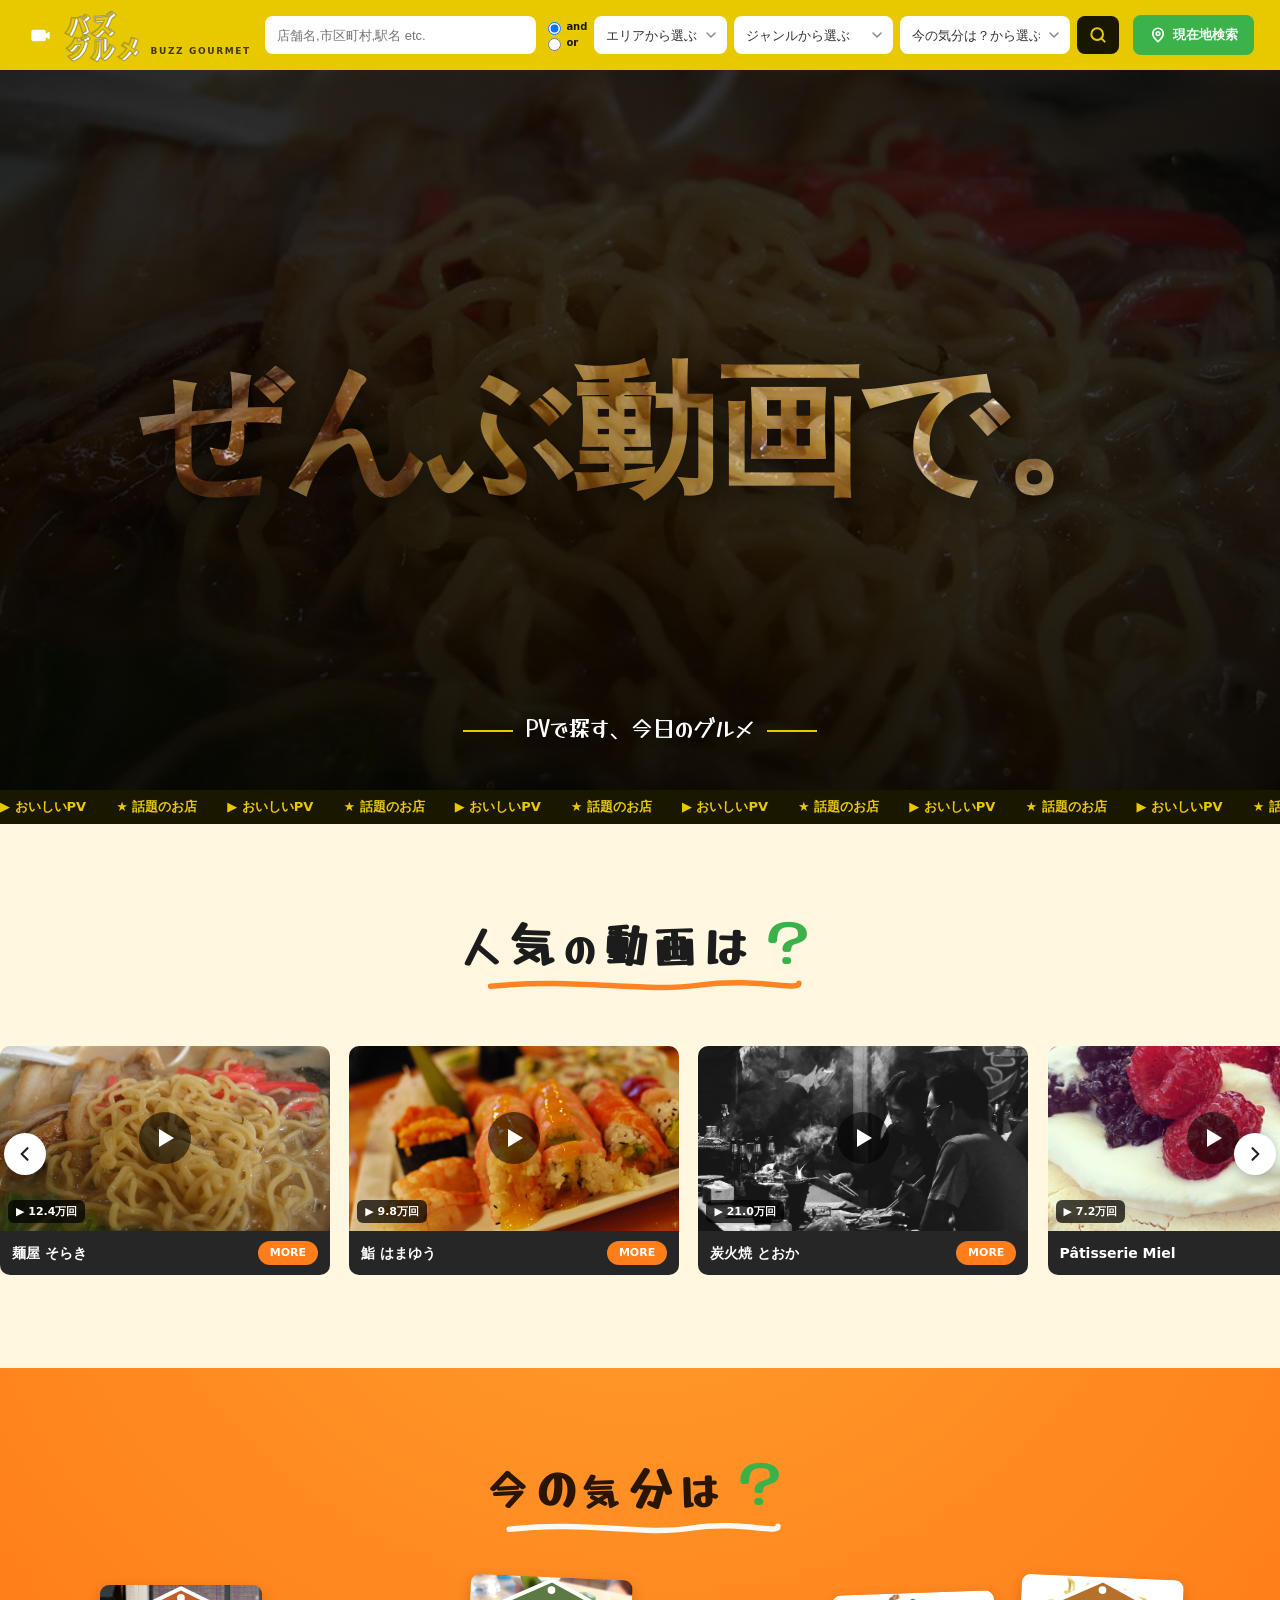
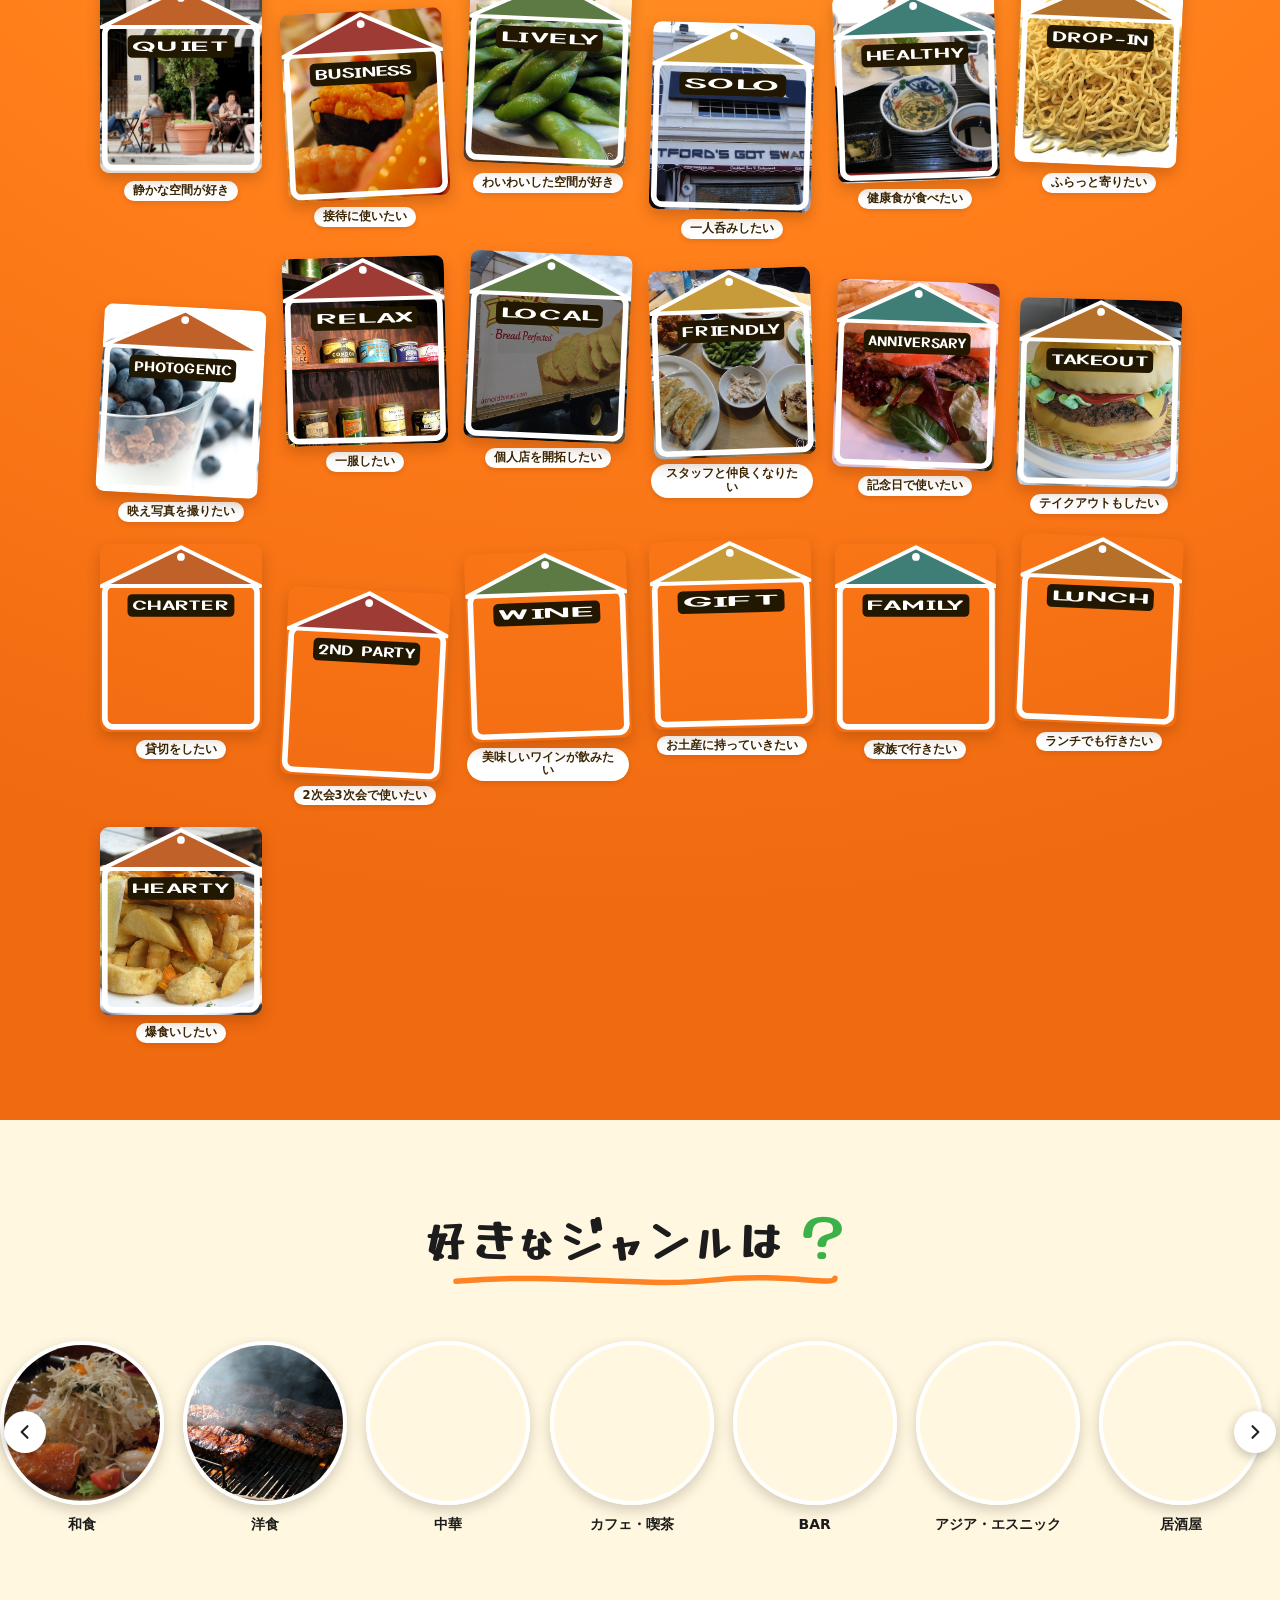
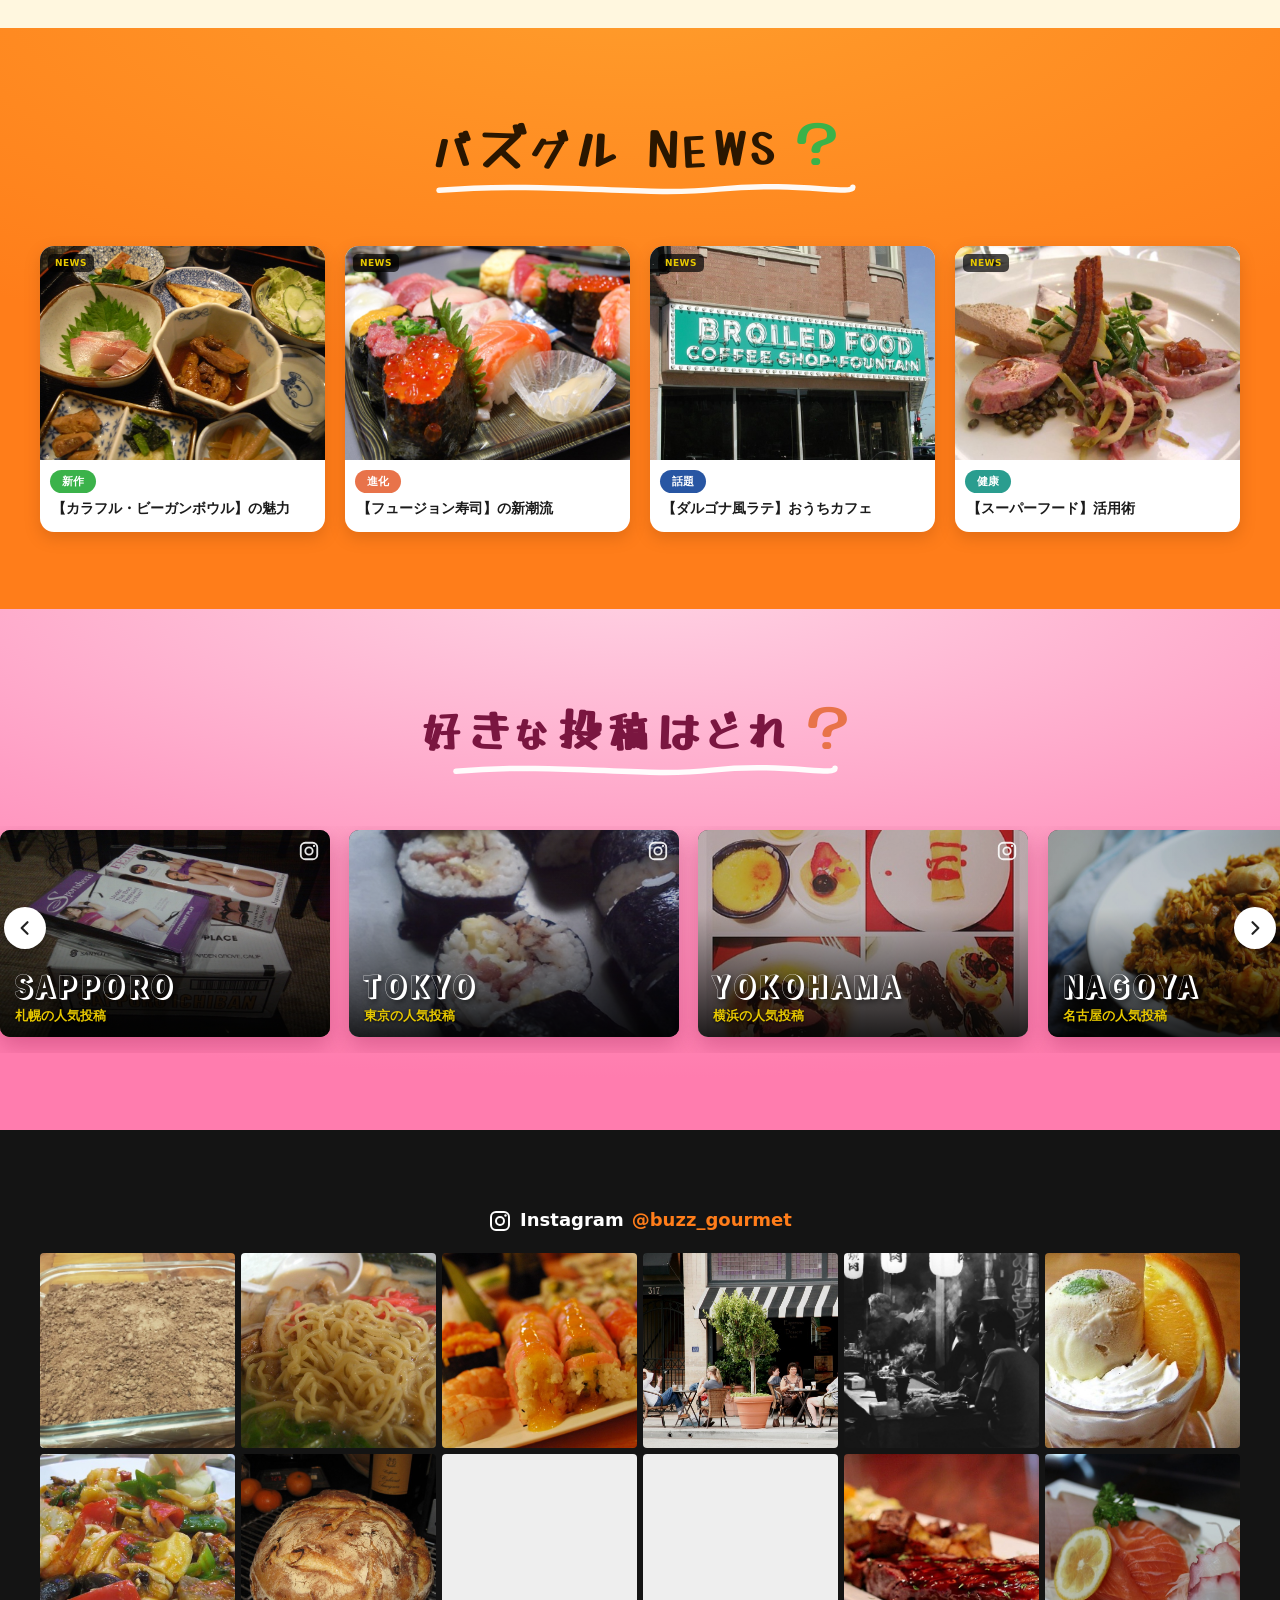
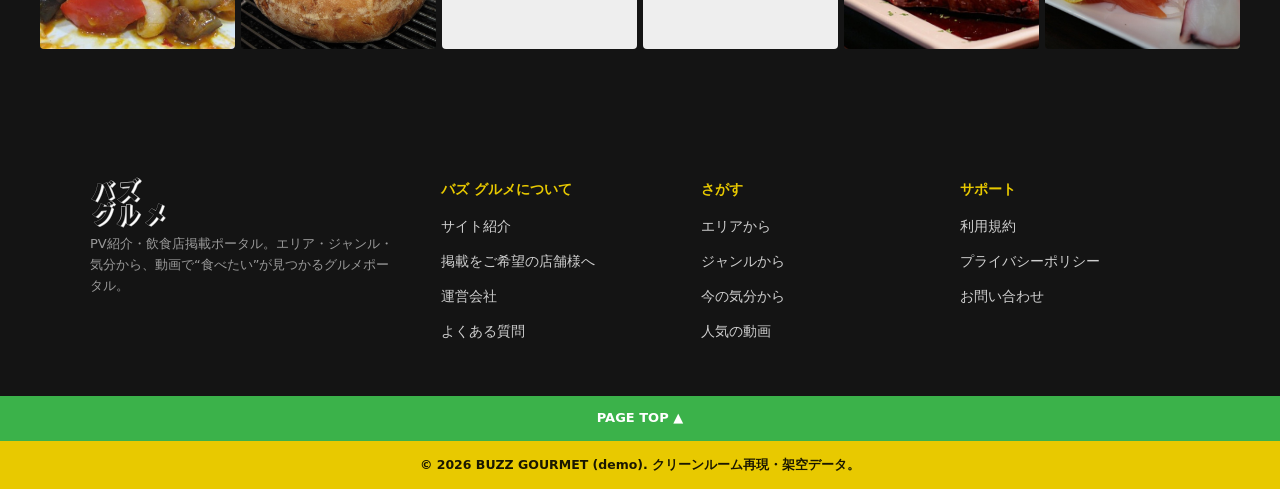
<file: index.html>
<!doctype html>
<html lang="ja">
<head>
<meta charset="utf-8">
<meta name="viewport" content="width=device-width, initial-scale=1">
<title>バズ グルメ［BUZZ GOURMET］- PV紹介・飲食店掲載ポータル</title>
<meta name="description" content="バズ グルメ（BUZZ GOURMET）。PV紹介・飲食店掲載ポータル。エリア・ジャンル・気分から動画で飲食店を探せるグルメポータル。">
<meta property="og:title" content="バズ グルメ［BUZZ GOURMET］">
<meta property="og:description" content="バズ グルメ（BUZZ GOURMET）。PV紹介・飲食店掲載ポータル。エリア・ジャンル・気分から動画で飲食店を探せるグルメポータル。">
<meta property="og:type" content="website">
<meta name="theme-color" content="#E8C900">
<link rel="icon" href="favicon.svg" type="image/svg+xml">
<link rel="manifest" href="manifest.json">
<link rel="preconnect" href="https://fonts.googleapis.com">
<link rel="preconnect" href="https://fonts.gstatic.com" crossorigin>
<link rel="stylesheet" href="https://fonts.googleapis.com/css2?family=Dela+Gothic+One&family=Yusei+Magic&family=Rampart+One&display=swap">
<link rel="stylesheet" href="style.css">
<style>:root{--accent:#E8C900;--accent-ink:#1a1700;--orange:#ff7d1a;--orange2:#ff9e2c;--cream:#fff7df;--tan:#B69E84;--green:#3bb24a;--ink:#1b1b1b;--dark:#141414;}</style>
</head>
<body id="top">
<a class="skip-link" href="#main">コンテンツへスキップ</a>
<header class="hdr">
  <a class="logo" href="#top" aria-label="バズ グルメ トップ">
    <span class="logo__cam"><svg viewBox="0 0 24 24" fill="currentColor"><path d="M4 6h11a2 2 0 0 1 2 2v2.2l4-2.4v8.4l-4-2.4V16a2 2 0 0 1-2 2H4a2 2 0 0 1-2-2V8a2 2 0 0 1 2-2Z"/></svg></span>
    <span class="logo__txt"><b>バズ</b><b>グルメ</b></span>
    <small>BUZZ GOURMET</small></a>
  <form class="hdr__search" role="search" onsubmit="return false">
    <input class="hdr__kw" type="text" name="search_keywords" placeholder="店舗名,市区町村,駅名 etc." aria-label="キーワード(店舗名・地名・駅名)">
    <span class="hdr__andor"><label><input type="radio" name="ao" checked> and</label><label><input type="radio" name="ao"> or</label></span>
    <span class="hdr__sel"><select name="search_cat1" aria-label="エリアから選ぶ"><option>エリアから選ぶ</option><option>Reset</option><optgroup label="北海道"><option>札幌</option><option>函館</option><option>旭川</option><option>その他</option></optgroup><optgroup label="東北"><option>青森県</option><option>岩手県</option><option>宮城県</option><option>秋田県</option><option>山形県</option><option>福島県</option></optgroup><optgroup label="関東"><option>東京</option><option>神奈川県</option><option>埼玉県</option><option>千葉県</option><option>茨城県</option><option>栃木県</option><option>群馬県</option></optgroup><optgroup label="東海"><option>愛知県</option><option>静岡県</option><option>岐阜県</option><option>三重県</option></optgroup><optgroup label="北陸・甲信越"><option>新潟県</option><option>富山県</option><option>石川県</option><option>福井県</option><option>長野県</option><option>山梨県</option></optgroup><optgroup label="近畿"><option>大阪</option><option>京都府</option><option>兵庫県</option><option>滋賀県</option><option>奈良県</option><option>和歌山県</option></optgroup><optgroup label="中国・四国"><option>岡山県</option><option>広島県</option><option>鳥取県</option><option>島根県</option><option>山口県</option><option>香川県</option><option>徳島県</option><option>愛媛県</option><option>高知県</option></optgroup><optgroup label="九州・沖縄"><option>福岡県</option><option>佐賀県</option><option>長崎県</option><option>熊本県</option><option>大分県</option><option>宮崎県</option><option>鹿児島県</option><option>沖縄県</option></optgroup></select><svg viewBox="0 0 24 24" fill="none" stroke="currentColor" stroke-width="2.2" stroke-linecap="round" stroke-linejoin="round"><path d="m6 9 6 6 6-6"/></svg></span>
    <span class="hdr__sel"><select name="search_cat2" aria-label="ジャンルから選ぶ"><option>ジャンルから選ぶ</option><option>Reset</option><option>和食</option><option>洋食</option><option>中華</option><option>カフェ・喫茶</option><option>BAR</option><option>アジア・エスニック</option><option>居酒屋</option><option>パン・スイーツ</option><option>テイクアウト専門</option><option>焼肉</option><option>ラーメン</option><option>バル</option><option>ビストロ</option></select><svg viewBox="0 0 24 24" fill="none" stroke="currentColor" stroke-width="2.2" stroke-linecap="round" stroke-linejoin="round"><path d="m6 9 6 6 6-6"/></svg></span>
    <span class="hdr__sel"><select name="search_cat3" aria-label="今の気分から選ぶ"><option>今の気分は？から選ぶ</option><option>Reset</option><option>静かな空間が好き</option><option>接待に使いたい</option><option>わいわいした空間が好き</option><option>一人呑みしたい</option><option>健康食が食べたい</option><option>ふらっと寄りたい</option><option>映え写真を撮りたい</option><option>一服したい</option><option>個人店を開拓したい</option><option>スタッフと仲良くなりたい</option><option>記念日で使いたい</option><option>テイクアウトもしたい</option><option>貸切をしたい</option><option>2次会3次会で使いたい</option><option>美味しいワインが飲みたい</option><option>お土産に持っていきたい</option><option>家族で行きたい</option><option>ランチでも行きたい</option><option>爆食いしたい</option></select><svg viewBox="0 0 24 24" fill="none" stroke="currentColor" stroke-width="2.2" stroke-linecap="round" stroke-linejoin="round"><path d="m6 9 6 6 6-6"/></svg></span>
    <button class="hdr__go" type="submit" data-act="search" aria-label="検索する"><svg viewBox="0 0 24 24" fill="none" stroke="currentColor" stroke-width="2.4" stroke-linecap="round"><circle cx="11" cy="11" r="7"/><path d="m20 20-3.4-3.4"/></svg></button>
  </form>
  <a class="hdr__locate" href="#" data-act="locate"><svg viewBox="0 0 24 24" fill="none" stroke="currentColor" stroke-width="2.2" stroke-linecap="round" stroke-linejoin="round"><path d="M12 21s7-6.1 7-11a7 7 0 1 0-14 0c0 4.9 7 11 7 11Z"/><circle cx="12" cy="10" r="2.4"/></svg><span>現在地検索</span></a>
  <div class="hdr__icons">
    <button class="hdr__ic hdr__ic--search" data-act="search" aria-label="さがす"><svg viewBox="0 0 24 24" fill="none" stroke="currentColor" stroke-width="2.4" stroke-linecap="round"><circle cx="11" cy="11" r="7"/><path d="m20 20-3.4-3.4"/></svg></button>
    <button class="hdr__ic hdr__ic--locate" data-act="locate" aria-label="現在地からさがす"><svg viewBox="0 0 24 24" fill="none" stroke="currentColor" stroke-width="2.2" stroke-linecap="round" stroke-linejoin="round"><path d="M12 21s7-6.1 7-11a7 7 0 1 0-14 0c0 4.9 7 11 7 11Z"/><circle cx="12" cy="10" r="2.4"/></svg></button>
  </div>
</header>
<section class="hero" aria-label="メインビジュアル">
  <h1 class="sr-only">バズ グルメ（BUZZ GOURMET）ぜんぶ動画で。 PVで探す、今日のグルメ</h1>
  <video class="hero__video" autoplay muted loop playsinline role="presentation" poster="assets/hero-poster.jpg" width="1280" height="720" aria-hidden="true">
    <source src="assets/hero.mp4" type="video/mp4">
  </video>
  <div class="hero__scrim" aria-hidden="true"></div>
  <div class="hero__title" style="background-image:url('assets/hero-poster.jpg')" aria-hidden="true">ぜんぶ動画で。</div>
  <p class="hero__sub">PVで探す、今日のグルメ</p>
</section>
<div class="strip" aria-hidden="true"><div class="strip__track"><span>▶ おいしいPV</span><span>★ 話題のお店</span><span>▶ おいしいPV</span><span>★ 話題のお店</span><span>▶ おいしいPV</span><span>★ 話題のお店</span><span>▶ おいしいPV</span><span>★ 話題のお店</span><span>▶ おいしいPV</span><span>★ 話題のお店</span><span>▶ おいしいPV</span><span>★ 話題のお店</span><span>▶ おいしいPV</span><span>★ 話題のお店</span><span>▶ おいしいPV</span><span>★ 話題のお店</span><span>▶ おいしいPV</span><span>★ 話題のお店</span><span>▶ おいしいPV</span><span>★ 話題のお店</span><span>▶ おいしいPV</span><span>★ 話題のお店</span><span>▶ おいしいPV</span><span>★ 話題のお店</span><span>▶ おいしいPV</span><span>★ 話題のお店</span><span>▶ おいしいPV</span><span>★ 話題のお店</span><span>▶ おいしいPV</span><span>★ 話題のお店</span><span>▶ おいしいPV</span><span>★ 話題のお店</span><span>▶ おいしいPV</span><span>★ 話題のお店</span><span>▶ おいしいPV</span><span>★ 話題のお店</span><span>▶ おいしいPV</span><span>★ 話題のお店</span><span>▶ おいしいPV</span><span>★ 話題のお店</span></div></div>
<main id="main">
<section class="section section--cream" aria-labelledby="h-pop">
  <div class="wrap"><h2 class="mhead" id="h-pop" aria-label="人気の動画は？">
    <svg viewBox="0 0 684 168" preserveAspectRatio="xMidYMid meet" aria-hidden="true">
      <defs><filter id="rh0" x="-6%" y="-14%" width="112%" height="134%"><feTurbulence type="fractalNoise" baseFrequency="0.012 0.02" numOctaves="2" seed="9" result="n"/><feDisplacementMap in="SourceGraphic" in2="n" scale="1.4"/></filter></defs>
      <path d="M96 140 C239 125 342 151 438 138 S602 149 602 135" fill="none" stroke="#ff7d1a" stroke-width="9" stroke-linecap="round" opacity=".95"/>
      <text x="342" y="104" text-anchor="middle" letter-spacing="12" filter="url(#rh0)" fill="#1b1b1b" font-family="'Yusei Magic','Hiragino Maru Gothic ProN',sans-serif"><tspan font-size="66" rotate="-3" dy="0">人</tspan><tspan font-size="78" rotate="2" dy="-4">気</tspan><tspan font-size="62" rotate="-2" dy="3">の</tspan><tspan font-size="74" rotate="3" dy="-3">動</tspan><tspan font-size="68" rotate="-2" dy="4">画</tspan><tspan font-size="76" rotate="2" dy="-3">は</tspan><tspan dx="12" dy="3" fill="#3bb24a" font-size="86">？</tspan></text>
    </svg></h2></div>
  <div class="rail">
    <button class="rail__nav prev" aria-label="前へ"><svg viewBox="0 0 24 24" fill="none" stroke="currentColor" stroke-width="2.6" stroke-linecap="round" stroke-linejoin="round"><path d="m15 5-7 7 7 7"/></svg></button>
    <div class="rail__track"><a class="vcard" href="#" data-demo aria-label="麺屋 そらき（札幌）のPV動画を見る">
    <div class="vcard__media"><img src="assets/photos/ramen-000.jpg" width="900" height="675" alt="深夜にすする濃厚味噌 / 麺屋 そらき" loading="lazy" decoding="async">
      <span class="vcard__views">▶ 12.4万回</span>
      <span class="vcard__play"><span></span></span>
    </div>
    <div class="vcard__cap"><span class="vcard__shop">麺屋 そらき</span><span class="vcard__more">MORE</span></div>
  </a>
<a class="vcard" href="#" data-demo aria-label="鮨 はまゆう（東京）のPV動画を見る">
    <div class="vcard__media"><img src="assets/photos/sushi-004.jpg" width="900" height="602" alt="大将おまかせ握り / 鮨 はまゆう" loading="lazy" decoding="async">
      <span class="vcard__views">▶ 9.8万回</span>
      <span class="vcard__play"><span></span></span>
    </div>
    <div class="vcard__cap"><span class="vcard__shop">鮨 はまゆう</span><span class="vcard__more">MORE</span></div>
  </a>
<a class="vcard" href="#" data-demo aria-label="炭火焼 とおか（大阪）のPV動画を見る">
    <div class="vcard__media"><img src="assets/photos/yakiniku-008.jpg" width="900" height="900" alt="希少部位の炭火焼 / 炭火焼 とおか" loading="lazy" decoding="async">
      <span class="vcard__views">▶ 21.0万回</span>
      <span class="vcard__play"><span></span></span>
    </div>
    <div class="vcard__cap"><span class="vcard__shop">炭火焼 とおか</span><span class="vcard__more">MORE</span></div>
  </a>
<a class="vcard" href="#" data-demo aria-label="Pâtisserie Miel（横浜）のPV動画を見る">
    <div class="vcard__media"><img src="assets/photos/dessert-020.jpg" width="900" height="900" alt="とろける生チョコタルト / Pâtisserie Miel" loading="lazy" decoding="async">
      <span class="vcard__views">▶ 7.2万回</span>
      <span class="vcard__play"><span></span></span>
    </div>
    <div class="vcard__cap"><span class="vcard__shop">Pâtisserie Miel</span><span class="vcard__more">MORE</span></div>
  </a>
<a class="vcard" href="#" data-demo aria-label="Café Lumi（京都）のPV動画を見る">
    <div class="vcard__media"><img src="assets/photos/coffee-024.jpg" width="900" height="666" alt="一日限定のラテアート / Café Lumi" loading="lazy" decoding="async">
      <span class="vcard__views">▶ 5.5万回</span>
      <span class="vcard__play"><span></span></span>
    </div>
    <div class="vcard__cap"><span class="vcard__shop">Café Lumi</span><span class="vcard__more">MORE</span></div>
  </a>
<a class="vcard" href="#" data-demo aria-label="海鮮処 なぎさ（福岡）のPV動画を見る">
    <div class="vcard__media"><img src="assets/photos/seafood-040.jpg" width="900" height="675" alt="海鮮こぼれ丼 / 海鮮処 なぎさ" loading="lazy" decoding="async">
      <span class="vcard__views">▶ 15.3万回</span>
      <span class="vcard__play"><span></span></span>
    </div>
    <div class="vcard__cap"><span class="vcard__shop">海鮮処 なぎさ</span><span class="vcard__more">MORE</span></div>
  </a>
<a class="vcard" href="#" data-demo aria-label="香食堂 タビ（名古屋）のPV動画を見る">
    <div class="vcard__media"><img src="assets/photos/curry-028.jpg" width="900" height="675" alt="とんがりスパイスカレー / 香食堂 タビ" loading="lazy" decoding="async">
      <span class="vcard__views">▶ 6.1万回</span>
      <span class="vcard__play"><span></span></span>
    </div>
    <div class="vcard__cap"><span class="vcard__shop">香食堂 タビ</span><span class="vcard__more">MORE</span></div>
  </a>
<a class="vcard" href="#" data-demo aria-label="Trattoria Sole（仙台）のPV動画を見る">
    <div class="vcard__media"><img src="assets/photos/pizza-032.jpg" width="900" height="597" alt="窯焼きマルゲリータ / Trattoria Sole" loading="lazy" decoding="async">
      <span class="vcard__views">▶ 4.4万回</span>
      <span class="vcard__play"><span></span></span>
    </div>
    <div class="vcard__cap"><span class="vcard__shop">Trattoria Sole</span><span class="vcard__more">MORE</span></div>
  </a>
<a class="vcard" href="#" data-demo aria-label="天ぷら こよみ（東京）のPV動画を見る">
    <div class="vcard__media"><img src="assets/photos/tempura-060.jpg" width="900" height="675" alt="あふれる海老天重 / 天ぷら こよみ" loading="lazy" decoding="async">
      <span class="vcard__views">▶ 8.9万回</span>
      <span class="vcard__play"><span></span></span>
    </div>
    <div class="vcard__cap"><span class="vcard__shop">天ぷら こよみ</span><span class="vcard__more">MORE</span></div>
  </a>
<a class="vcard" href="#" data-demo aria-label="粉もん たこ八（大阪）のPV動画を見る">
    <div class="vcard__media"><img src="assets/photos/okonomiyaki-068.jpg" width="900" height="675" alt="ふわとろ関西お好み / 粉もん たこ八" loading="lazy" decoding="async">
      <span class="vcard__views">▶ 10.2万回</span>
      <span class="vcard__play"><span></span></span>
    </div>
    <div class="vcard__cap"><span class="vcard__shop">粉もん たこ八</span><span class="vcard__more">MORE</span></div>
  </a></div>
    <button class="rail__nav next" aria-label="次へ"><svg viewBox="0 0 24 24" fill="none" stroke="currentColor" stroke-width="2.6" stroke-linecap="round" stroke-linejoin="round"><path d="m9 5 7 7-7 7"/></svg></button>
  </div>
</section>
<section class="section mood" aria-labelledby="h-mood">
  <div class="wrap"><h2 class="mhead" id="h-mood" aria-label="今の気分は？">
    <svg viewBox="0 0 597 168" preserveAspectRatio="xMidYMid meet" aria-hidden="true">
      <defs><filter id="rh1" x="-6%" y="-14%" width="112%" height="134%"><feTurbulence type="fractalNoise" baseFrequency="0.012 0.02" numOctaves="2" seed="18" result="n"/><feDisplacementMap in="SourceGraphic" in2="n" scale="1.4"/></filter></defs>
      <path d="M84 140 C209 125 299 151 382 138 S525 149 525 135" fill="none" stroke="#fff" stroke-width="9" stroke-linecap="round" opacity=".95"/>
      <text x="298.5" y="104" text-anchor="middle" letter-spacing="12" filter="url(#rh1)" fill="#2a1800" font-family="'Yusei Magic','Hiragino Maru Gothic ProN',sans-serif"><tspan font-size="66" rotate="-3" dy="0">今</tspan><tspan font-size="78" rotate="2" dy="-4">の</tspan><tspan font-size="62" rotate="-2" dy="3">気</tspan><tspan font-size="74" rotate="3" dy="-3">分</tspan><tspan font-size="68" rotate="-2" dy="4">は</tspan><tspan dx="12" dy="-4" fill="#3bb24a" font-size="86">？</tspan></text>
    </svg></h2><div class="mood__grid"><a class="scene" href="#" data-demo aria-label="今の気分: 静かな空間が好き のお店をさがす">
    <span class="scene__shop"><img src="assets/photos/coffee-025.jpg" width="900" height="768" alt="静かな空間が好き" loading="lazy" decoding="async"><svg class="scene__frame" viewBox="0 0 100 116" preserveAspectRatio="none" aria-hidden="true">
    <rect x="3" y="25" width="94" height="88" rx="5" fill="none" stroke="#fff" stroke-width="3.5"/>
    <path d="M50 2 L99 26 L1 26 Z" fill="#c0612a"/>
    <path d="M50 2 L99 26 L1 26 Z" fill="none" stroke="#fff" stroke-width="2.5" stroke-linejoin="round"/>
    <circle cx="50" cy="8" r="2.4" fill="#fff"/>
    <rect x="17" y="31" width="66" height="14" rx="3" fill="#221700"/>
    <text x="50" y="40.8" text-anchor="middle" font-family="'Yusei Magic',sans-serif" font-weight="700" font-size="7.5" fill="#fff" textLength="60" lengthAdjust="spacingAndGlyphs">QUIET</text>
  </svg></span>
    <span class="scene__ja">静かな空間が好き</span></a>
<a class="scene" href="#" data-demo aria-label="今の気分: 接待に使いたい のお店をさがす">
    <span class="scene__shop"><img src="assets/photos/sushi-005.jpg" width="900" height="602" alt="接待に使いたい" loading="lazy" decoding="async"><svg class="scene__frame" viewBox="0 0 100 116" preserveAspectRatio="none" aria-hidden="true">
    <rect x="3" y="25" width="94" height="88" rx="5" fill="none" stroke="#fff" stroke-width="3.5"/>
    <path d="M50 2 L99 26 L1 26 Z" fill="#9e3b34"/>
    <path d="M50 2 L99 26 L1 26 Z" fill="none" stroke="#fff" stroke-width="2.5" stroke-linejoin="round"/>
    <circle cx="50" cy="8" r="2.4" fill="#fff"/>
    <rect x="17" y="31" width="66" height="14" rx="3" fill="#221700"/>
    <text x="50" y="40.8" text-anchor="middle" font-family="'Yusei Magic',sans-serif" font-weight="700" font-size="7.5" fill="#fff" textLength="60" lengthAdjust="spacingAndGlyphs">BUSINESS</text>
  </svg></span>
    <span class="scene__ja">接待に使いたい</span></a>
<a class="scene" href="#" data-demo aria-label="今の気分: わいわいした空間が好き のお店をさがす">
    <span class="scene__shop"><img src="assets/photos/izakaya-012.jpg" width="900" height="675" alt="わいわいした空間が好き" loading="lazy" decoding="async"><svg class="scene__frame" viewBox="0 0 100 116" preserveAspectRatio="none" aria-hidden="true">
    <rect x="3" y="25" width="94" height="88" rx="5" fill="none" stroke="#fff" stroke-width="3.5"/>
    <path d="M50 2 L99 26 L1 26 Z" fill="#5e7a44"/>
    <path d="M50 2 L99 26 L1 26 Z" fill="none" stroke="#fff" stroke-width="2.5" stroke-linejoin="round"/>
    <circle cx="50" cy="8" r="2.4" fill="#fff"/>
    <rect x="17" y="31" width="66" height="14" rx="3" fill="#221700"/>
    <text x="50" y="40.8" text-anchor="middle" font-family="'Yusei Magic',sans-serif" font-weight="700" font-size="7.5" fill="#fff" textLength="60" lengthAdjust="spacingAndGlyphs">LIVELY</text>
  </svg></span>
    <span class="scene__ja">わいわいした空間が好き</span></a>
<a class="scene" href="#" data-demo aria-label="今の気分: 一人呑みしたい のお店をさがす">
    <span class="scene__shop"><img src="assets/photos/cocktail-048.jpg" width="900" height="505" alt="一人呑みしたい" loading="lazy" decoding="async"><svg class="scene__frame" viewBox="0 0 100 116" preserveAspectRatio="none" aria-hidden="true">
    <rect x="3" y="25" width="94" height="88" rx="5" fill="none" stroke="#fff" stroke-width="3.5"/>
    <path d="M50 2 L99 26 L1 26 Z" fill="#c79a3a"/>
    <path d="M50 2 L99 26 L1 26 Z" fill="none" stroke="#fff" stroke-width="2.5" stroke-linejoin="round"/>
    <circle cx="50" cy="8" r="2.4" fill="#fff"/>
    <rect x="17" y="31" width="66" height="14" rx="3" fill="#221700"/>
    <text x="50" y="40.8" text-anchor="middle" font-family="'Yusei Magic',sans-serif" font-weight="700" font-size="7.5" fill="#fff" textLength="60" lengthAdjust="spacingAndGlyphs">SOLO</text>
  </svg></span>
    <span class="scene__ja">一人呑みしたい</span></a>
<a class="scene" href="#" data-demo aria-label="今の気分: 健康食が食べたい のお店をさがす">
    <span class="scene__shop"><img src="assets/photos/teishoku-044.jpg" width="900" height="477" alt="健康食が食べたい" loading="lazy" decoding="async"><svg class="scene__frame" viewBox="0 0 100 116" preserveAspectRatio="none" aria-hidden="true">
    <rect x="3" y="25" width="94" height="88" rx="5" fill="none" stroke="#fff" stroke-width="3.5"/>
    <path d="M50 2 L99 26 L1 26 Z" fill="#3f7d77"/>
    <path d="M50 2 L99 26 L1 26 Z" fill="none" stroke="#fff" stroke-width="2.5" stroke-linejoin="round"/>
    <circle cx="50" cy="8" r="2.4" fill="#fff"/>
    <rect x="17" y="31" width="66" height="14" rx="3" fill="#221700"/>
    <text x="50" y="40.8" text-anchor="middle" font-family="'Yusei Magic',sans-serif" font-weight="700" font-size="7.5" fill="#fff" textLength="60" lengthAdjust="spacingAndGlyphs">HEALTHY</text>
  </svg></span>
    <span class="scene__ja">健康食が食べたい</span></a>
<a class="scene" href="#" data-demo aria-label="今の気分: ふらっと寄りたい のお店をさがす">
    <span class="scene__shop"><img src="assets/photos/ramen-001.jpg" width="900" height="654" alt="ふらっと寄りたい" loading="lazy" decoding="async"><svg class="scene__frame" viewBox="0 0 100 116" preserveAspectRatio="none" aria-hidden="true">
    <rect x="3" y="25" width="94" height="88" rx="5" fill="none" stroke="#fff" stroke-width="3.5"/>
    <path d="M50 2 L99 26 L1 26 Z" fill="#b5702a"/>
    <path d="M50 2 L99 26 L1 26 Z" fill="none" stroke="#fff" stroke-width="2.5" stroke-linejoin="round"/>
    <circle cx="50" cy="8" r="2.4" fill="#fff"/>
    <rect x="17" y="31" width="66" height="14" rx="3" fill="#221700"/>
    <text x="50" y="40.8" text-anchor="middle" font-family="'Yusei Magic',sans-serif" font-weight="700" font-size="7.5" fill="#fff" textLength="60" lengthAdjust="spacingAndGlyphs">DROP-IN</text>
  </svg></span>
    <span class="scene__ja">ふらっと寄りたい</span></a>
<a class="scene" href="#" data-demo aria-label="今の気分: 映え写真を撮りたい のお店をさがす">
    <span class="scene__shop"><img src="assets/photos/parfait-072.jpg" width="900" height="597" alt="映え写真を撮りたい" loading="lazy" decoding="async"><svg class="scene__frame" viewBox="0 0 100 116" preserveAspectRatio="none" aria-hidden="true">
    <rect x="3" y="25" width="94" height="88" rx="5" fill="none" stroke="#fff" stroke-width="3.5"/>
    <path d="M50 2 L99 26 L1 26 Z" fill="#c0612a"/>
    <path d="M50 2 L99 26 L1 26 Z" fill="none" stroke="#fff" stroke-width="2.5" stroke-linejoin="round"/>
    <circle cx="50" cy="8" r="2.4" fill="#fff"/>
    <rect x="17" y="31" width="66" height="14" rx="3" fill="#221700"/>
    <text x="50" y="40.8" text-anchor="middle" font-family="'Yusei Magic',sans-serif" font-weight="700" font-size="7.5" fill="#fff" textLength="60" lengthAdjust="spacingAndGlyphs">PHOTOGENIC</text>
  </svg></span>
    <span class="scene__ja">映え写真を撮りたい</span></a>
<a class="scene" href="#" data-demo aria-label="今の気分: 一服したい のお店をさがす">
    <span class="scene__shop"><img src="assets/photos/coffee-026.jpg" width="900" height="673" alt="一服したい" loading="lazy" decoding="async"><svg class="scene__frame" viewBox="0 0 100 116" preserveAspectRatio="none" aria-hidden="true">
    <rect x="3" y="25" width="94" height="88" rx="5" fill="none" stroke="#fff" stroke-width="3.5"/>
    <path d="M50 2 L99 26 L1 26 Z" fill="#9e3b34"/>
    <path d="M50 2 L99 26 L1 26 Z" fill="none" stroke="#fff" stroke-width="2.5" stroke-linejoin="round"/>
    <circle cx="50" cy="8" r="2.4" fill="#fff"/>
    <rect x="17" y="31" width="66" height="14" rx="3" fill="#221700"/>
    <text x="50" y="40.8" text-anchor="middle" font-family="'Yusei Magic',sans-serif" font-weight="700" font-size="7.5" fill="#fff" textLength="60" lengthAdjust="spacingAndGlyphs">RELAX</text>
  </svg></span>
    <span class="scene__ja">一服したい</span></a>
<a class="scene" href="#" data-demo aria-label="今の気分: 個人店を開拓したい のお店をさがす">
    <span class="scene__shop"><img src="assets/photos/bakery-052.jpg" width="900" height="675" alt="個人店を開拓したい" loading="lazy" decoding="async"><svg class="scene__frame" viewBox="0 0 100 116" preserveAspectRatio="none" aria-hidden="true">
    <rect x="3" y="25" width="94" height="88" rx="5" fill="none" stroke="#fff" stroke-width="3.5"/>
    <path d="M50 2 L99 26 L1 26 Z" fill="#5e7a44"/>
    <path d="M50 2 L99 26 L1 26 Z" fill="none" stroke="#fff" stroke-width="2.5" stroke-linejoin="round"/>
    <circle cx="50" cy="8" r="2.4" fill="#fff"/>
    <rect x="17" y="31" width="66" height="14" rx="3" fill="#221700"/>
    <text x="50" y="40.8" text-anchor="middle" font-family="'Yusei Magic',sans-serif" font-weight="700" font-size="7.5" fill="#fff" textLength="60" lengthAdjust="spacingAndGlyphs">LOCAL</text>
  </svg></span>
    <span class="scene__ja">個人店を開拓したい</span></a>
<a class="scene" href="#" data-demo aria-label="今の気分: スタッフと仲良くなりたい のお店をさがす">
    <span class="scene__shop"><img src="assets/photos/izakaya-013.jpg" width="900" height="675" alt="スタッフと仲良くなりたい" loading="lazy" decoding="async"><svg class="scene__frame" viewBox="0 0 100 116" preserveAspectRatio="none" aria-hidden="true">
    <rect x="3" y="25" width="94" height="88" rx="5" fill="none" stroke="#fff" stroke-width="3.5"/>
    <path d="M50 2 L99 26 L1 26 Z" fill="#c79a3a"/>
    <path d="M50 2 L99 26 L1 26 Z" fill="none" stroke="#fff" stroke-width="2.5" stroke-linejoin="round"/>
    <circle cx="50" cy="8" r="2.4" fill="#fff"/>
    <rect x="17" y="31" width="66" height="14" rx="3" fill="#221700"/>
    <text x="50" y="40.8" text-anchor="middle" font-family="'Yusei Magic',sans-serif" font-weight="700" font-size="7.5" fill="#fff" textLength="60" lengthAdjust="spacingAndGlyphs">FRIENDLY</text>
  </svg></span>
    <span class="scene__ja">スタッフと仲良くなりたい</span></a>
<a class="scene" href="#" data-demo aria-label="今の気分: 記念日で使いたい のお店をさがす">
    <span class="scene__shop"><img src="assets/photos/steak-076.jpg" width="900" height="675" alt="記念日で使いたい" loading="lazy" decoding="async"><svg class="scene__frame" viewBox="0 0 100 116" preserveAspectRatio="none" aria-hidden="true">
    <rect x="3" y="25" width="94" height="88" rx="5" fill="none" stroke="#fff" stroke-width="3.5"/>
    <path d="M50 2 L99 26 L1 26 Z" fill="#3f7d77"/>
    <path d="M50 2 L99 26 L1 26 Z" fill="none" stroke="#fff" stroke-width="2.5" stroke-linejoin="round"/>
    <circle cx="50" cy="8" r="2.4" fill="#fff"/>
    <rect x="17" y="31" width="66" height="14" rx="3" fill="#221700"/>
    <text x="50" y="40.8" text-anchor="middle" font-family="'Yusei Magic',sans-serif" font-weight="700" font-size="7.5" fill="#fff" textLength="60" lengthAdjust="spacingAndGlyphs">ANNIVERSARY</text>
  </svg></span>
    <span class="scene__ja">記念日で使いたい</span></a>
<a class="scene" href="#" data-demo aria-label="今の気分: テイクアウトもしたい のお店をさがす">
    <span class="scene__shop"><img src="assets/photos/hamburger-056.jpg" width="900" height="675" alt="テイクアウトもしたい" loading="lazy" decoding="async"><svg class="scene__frame" viewBox="0 0 100 116" preserveAspectRatio="none" aria-hidden="true">
    <rect x="3" y="25" width="94" height="88" rx="5" fill="none" stroke="#fff" stroke-width="3.5"/>
    <path d="M50 2 L99 26 L1 26 Z" fill="#b5702a"/>
    <path d="M50 2 L99 26 L1 26 Z" fill="none" stroke="#fff" stroke-width="2.5" stroke-linejoin="round"/>
    <circle cx="50" cy="8" r="2.4" fill="#fff"/>
    <rect x="17" y="31" width="66" height="14" rx="3" fill="#221700"/>
    <text x="50" y="40.8" text-anchor="middle" font-family="'Yusei Magic',sans-serif" font-weight="700" font-size="7.5" fill="#fff" textLength="60" lengthAdjust="spacingAndGlyphs">TAKEOUT</text>
  </svg></span>
    <span class="scene__ja">テイクアウトもしたい</span></a>
<a class="scene" href="#" data-demo aria-label="今の気分: 貸切をしたい のお店をさがす">
    <span class="scene__shop"><img src="assets/photos/yakiniku-009.jpg" width="900" height="598" alt="貸切をしたい" loading="lazy" decoding="async"><svg class="scene__frame" viewBox="0 0 100 116" preserveAspectRatio="none" aria-hidden="true">
    <rect x="3" y="25" width="94" height="88" rx="5" fill="none" stroke="#fff" stroke-width="3.5"/>
    <path d="M50 2 L99 26 L1 26 Z" fill="#c0612a"/>
    <path d="M50 2 L99 26 L1 26 Z" fill="none" stroke="#fff" stroke-width="2.5" stroke-linejoin="round"/>
    <circle cx="50" cy="8" r="2.4" fill="#fff"/>
    <rect x="17" y="31" width="66" height="14" rx="3" fill="#221700"/>
    <text x="50" y="40.8" text-anchor="middle" font-family="'Yusei Magic',sans-serif" font-weight="700" font-size="7.5" fill="#fff" textLength="60" lengthAdjust="spacingAndGlyphs">CHARTER</text>
  </svg></span>
    <span class="scene__ja">貸切をしたい</span></a>
<a class="scene" href="#" data-demo aria-label="今の気分: 2次会3次会で使いたい のお店をさがす">
    <span class="scene__shop"><img src="assets/photos/cocktail-049.jpg" width="900" height="647" alt="2次会3次会で使いたい" loading="lazy" decoding="async"><svg class="scene__frame" viewBox="0 0 100 116" preserveAspectRatio="none" aria-hidden="true">
    <rect x="3" y="25" width="94" height="88" rx="5" fill="none" stroke="#fff" stroke-width="3.5"/>
    <path d="M50 2 L99 26 L1 26 Z" fill="#9e3b34"/>
    <path d="M50 2 L99 26 L1 26 Z" fill="none" stroke="#fff" stroke-width="2.5" stroke-linejoin="round"/>
    <circle cx="50" cy="8" r="2.4" fill="#fff"/>
    <rect x="17" y="31" width="66" height="14" rx="3" fill="#221700"/>
    <text x="50" y="40.8" text-anchor="middle" font-family="'Yusei Magic',sans-serif" font-weight="700" font-size="7.5" fill="#fff" textLength="60" lengthAdjust="spacingAndGlyphs">2ND PARTY</text>
  </svg></span>
    <span class="scene__ja">2次会3次会で使いたい</span></a>
<a class="scene" href="#" data-demo aria-label="今の気分: 美味しいワインが飲みたい のお店をさがす">
    <span class="scene__shop"><img src="assets/photos/pasta-036.jpg" width="900" height="672" alt="美味しいワインが飲みたい" loading="lazy" decoding="async"><svg class="scene__frame" viewBox="0 0 100 116" preserveAspectRatio="none" aria-hidden="true">
    <rect x="3" y="25" width="94" height="88" rx="5" fill="none" stroke="#fff" stroke-width="3.5"/>
    <path d="M50 2 L99 26 L1 26 Z" fill="#5e7a44"/>
    <path d="M50 2 L99 26 L1 26 Z" fill="none" stroke="#fff" stroke-width="2.5" stroke-linejoin="round"/>
    <circle cx="50" cy="8" r="2.4" fill="#fff"/>
    <rect x="17" y="31" width="66" height="14" rx="3" fill="#221700"/>
    <text x="50" y="40.8" text-anchor="middle" font-family="'Yusei Magic',sans-serif" font-weight="700" font-size="7.5" fill="#fff" textLength="60" lengthAdjust="spacingAndGlyphs">WINE</text>
  </svg></span>
    <span class="scene__ja">美味しいワインが飲みたい</span></a>
<a class="scene" href="#" data-demo aria-label="今の気分: お土産に持っていきたい のお店をさがす">
    <span class="scene__shop"><img src="assets/photos/dessert-021.jpg" width="900" height="900" alt="お土産に持っていきたい" loading="lazy" decoding="async"><svg class="scene__frame" viewBox="0 0 100 116" preserveAspectRatio="none" aria-hidden="true">
    <rect x="3" y="25" width="94" height="88" rx="5" fill="none" stroke="#fff" stroke-width="3.5"/>
    <path d="M50 2 L99 26 L1 26 Z" fill="#c79a3a"/>
    <path d="M50 2 L99 26 L1 26 Z" fill="none" stroke="#fff" stroke-width="2.5" stroke-linejoin="round"/>
    <circle cx="50" cy="8" r="2.4" fill="#fff"/>
    <rect x="17" y="31" width="66" height="14" rx="3" fill="#221700"/>
    <text x="50" y="40.8" text-anchor="middle" font-family="'Yusei Magic',sans-serif" font-weight="700" font-size="7.5" fill="#fff" textLength="60" lengthAdjust="spacingAndGlyphs">GIFT</text>
  </svg></span>
    <span class="scene__ja">お土産に持っていきたい</span></a>
<a class="scene" href="#" data-demo aria-label="今の気分: 家族で行きたい のお店をさがす">
    <span class="scene__shop"><img src="assets/photos/pizza-033.jpg" width="900" height="596" alt="家族で行きたい" loading="lazy" decoding="async"><svg class="scene__frame" viewBox="0 0 100 116" preserveAspectRatio="none" aria-hidden="true">
    <rect x="3" y="25" width="94" height="88" rx="5" fill="none" stroke="#fff" stroke-width="3.5"/>
    <path d="M50 2 L99 26 L1 26 Z" fill="#3f7d77"/>
    <path d="M50 2 L99 26 L1 26 Z" fill="none" stroke="#fff" stroke-width="2.5" stroke-linejoin="round"/>
    <circle cx="50" cy="8" r="2.4" fill="#fff"/>
    <rect x="17" y="31" width="66" height="14" rx="3" fill="#221700"/>
    <text x="50" y="40.8" text-anchor="middle" font-family="'Yusei Magic',sans-serif" font-weight="700" font-size="7.5" fill="#fff" textLength="60" lengthAdjust="spacingAndGlyphs">FAMILY</text>
  </svg></span>
    <span class="scene__ja">家族で行きたい</span></a>
<a class="scene" href="#" data-demo aria-label="今の気分: ランチでも行きたい のお店をさがす">
    <span class="scene__shop"><img src="assets/photos/sashimi-064.jpg" width="900" height="675" alt="ランチでも行きたい" loading="lazy" decoding="async"><svg class="scene__frame" viewBox="0 0 100 116" preserveAspectRatio="none" aria-hidden="true">
    <rect x="3" y="25" width="94" height="88" rx="5" fill="none" stroke="#fff" stroke-width="3.5"/>
    <path d="M50 2 L99 26 L1 26 Z" fill="#b5702a"/>
    <path d="M50 2 L99 26 L1 26 Z" fill="none" stroke="#fff" stroke-width="2.5" stroke-linejoin="round"/>
    <circle cx="50" cy="8" r="2.4" fill="#fff"/>
    <rect x="17" y="31" width="66" height="14" rx="3" fill="#221700"/>
    <text x="50" y="40.8" text-anchor="middle" font-family="'Yusei Magic',sans-serif" font-weight="700" font-size="7.5" fill="#fff" textLength="60" lengthAdjust="spacingAndGlyphs">LUNCH</text>
  </svg></span>
    <span class="scene__ja">ランチでも行きたい</span></a>
<a class="scene" href="#" data-demo aria-label="今の気分: 爆食いしたい のお店をさがす">
    <span class="scene__shop"><img src="assets/photos/tempura-061.jpg" width="900" height="675" alt="爆食いしたい" loading="lazy" decoding="async"><svg class="scene__frame" viewBox="0 0 100 116" preserveAspectRatio="none" aria-hidden="true">
    <rect x="3" y="25" width="94" height="88" rx="5" fill="none" stroke="#fff" stroke-width="3.5"/>
    <path d="M50 2 L99 26 L1 26 Z" fill="#c0612a"/>
    <path d="M50 2 L99 26 L1 26 Z" fill="none" stroke="#fff" stroke-width="2.5" stroke-linejoin="round"/>
    <circle cx="50" cy="8" r="2.4" fill="#fff"/>
    <rect x="17" y="31" width="66" height="14" rx="3" fill="#221700"/>
    <text x="50" y="40.8" text-anchor="middle" font-family="'Yusei Magic',sans-serif" font-weight="700" font-size="7.5" fill="#fff" textLength="60" lengthAdjust="spacingAndGlyphs">HEARTY</text>
  </svg></span>
    <span class="scene__ja">爆食いしたい</span></a></div></div>
</section>
<section class="section section--cream" aria-labelledby="h-genre">
  <div class="wrap"><h2 class="mhead" id="h-genre" aria-label="好きなジャンルは？">
    <svg viewBox="0 0 841 168" preserveAspectRatio="xMidYMid meet" aria-hidden="true">
      <defs><filter id="rh2" x="-6%" y="-14%" width="112%" height="134%"><feTurbulence type="fractalNoise" baseFrequency="0.012 0.02" numOctaves="2" seed="27" result="n"/><feDisplacementMap in="SourceGraphic" in2="n" scale="1.4"/></filter></defs>
      <path d="M118 140 C294 125 421 151 538 138 S740 149 740 135" fill="none" stroke="#ff7d1a" stroke-width="9" stroke-linecap="round" opacity=".95"/>
      <text x="420.5" y="104" text-anchor="middle" letter-spacing="12" filter="url(#rh2)" fill="#1b1b1b" font-family="'Yusei Magic','Hiragino Maru Gothic ProN',sans-serif"><tspan font-size="66" rotate="-3" dy="0">好</tspan><tspan font-size="78" rotate="2" dy="-4">き</tspan><tspan font-size="62" rotate="-2" dy="3">な</tspan><tspan font-size="74" rotate="3" dy="-3">ジ</tspan><tspan font-size="68" rotate="-2" dy="4">ャ</tspan><tspan font-size="76" rotate="2" dy="-3">ン</tspan><tspan font-size="64" rotate="-3" dy="2">ル</tspan><tspan font-size="72" rotate="2" dy="-4">は</tspan><tspan dx="12" dy="4" fill="#3bb24a" font-size="86">？</tspan></text>
    </svg></h2></div>
  <div class="rail">
    <button class="rail__nav prev" aria-label="前へ"><svg viewBox="0 0 24 24" fill="none" stroke="currentColor" stroke-width="2.6" stroke-linecap="round" stroke-linejoin="round"><path d="m15 5-7 7 7 7"/></svg></button>
    <div class="rail__track"><a class="gtile" href="#" data-demo aria-label="和食 のお店をさがす">
    <span class="gtile__media"><img src="assets/photos/sashimi-065.jpg" width="900" height="675" alt="和食" loading="lazy" decoding="async"></span>
    <span class="gtile__label">和食</span></a>
<a class="gtile" href="#" data-demo aria-label="洋食 のお店をさがす">
    <span class="gtile__media"><img src="assets/photos/steak-077.jpg" width="900" height="600" alt="洋食" loading="lazy" decoding="async"></span>
    <span class="gtile__label">洋食</span></a>
<a class="gtile" href="#" data-demo aria-label="中華 のお店をさがす">
    <span class="gtile__media"><img src="assets/photos/curry-029.jpg" width="900" height="675" alt="中華" loading="lazy" decoding="async"></span>
    <span class="gtile__label">中華</span></a>
<a class="gtile" href="#" data-demo aria-label="カフェ・喫茶 のお店をさがす">
    <span class="gtile__media"><img src="assets/photos/coffee-027.jpg" width="900" height="600" alt="カフェ・喫茶" loading="lazy" decoding="async"></span>
    <span class="gtile__label">カフェ・喫茶</span></a>
<a class="gtile" href="#" data-demo aria-label="BAR のお店をさがす">
    <span class="gtile__media"><img src="assets/photos/cocktail-050.jpg" width="900" height="675" alt="BAR" loading="lazy" decoding="async"></span>
    <span class="gtile__label">BAR</span></a>
<a class="gtile" href="#" data-demo aria-label="アジア・エスニック のお店をさがす">
    <span class="gtile__media"><img src="assets/photos/curry-030.jpg" width="900" height="675" alt="アジア・エスニック" loading="lazy" decoding="async"></span>
    <span class="gtile__label">アジア・エスニック</span></a>
<a class="gtile" href="#" data-demo aria-label="居酒屋 のお店をさがす">
    <span class="gtile__media"><img src="assets/photos/izakaya-014.jpg" width="900" height="675" alt="居酒屋" loading="lazy" decoding="async"></span>
    <span class="gtile__label">居酒屋</span></a>
<a class="gtile" href="#" data-demo aria-label="パン・スイーツ のお店をさがす">
    <span class="gtile__media"><img src="assets/photos/bakery-053.jpg" width="900" height="600" alt="パン・スイーツ" loading="lazy" decoding="async"></span>
    <span class="gtile__label">パン・スイーツ</span></a>
<a class="gtile" href="#" data-demo aria-label="テイクアウト専門 のお店をさがす">
    <span class="gtile__media"><img src="assets/photos/hamburger-057.jpg" width="900" height="675" alt="テイクアウト専門" loading="lazy" decoding="async"></span>
    <span class="gtile__label">テイクアウト専門</span></a>
<a class="gtile" href="#" data-demo aria-label="焼肉 のお店をさがす">
    <span class="gtile__media"><img src="assets/photos/yakiniku-010.jpg" width="900" height="598" alt="焼肉" loading="lazy" decoding="async"></span>
    <span class="gtile__label">焼肉</span></a>
<a class="gtile" href="#" data-demo aria-label="ラーメン のお店をさがす">
    <span class="gtile__media"><img src="assets/photos/ramen-002.jpg" width="900" height="630" alt="ラーメン" loading="lazy" decoding="async"></span>
    <span class="gtile__label">ラーメン</span></a>
<a class="gtile" href="#" data-demo aria-label="バル のお店をさがす">
    <span class="gtile__media"><img src="assets/photos/pasta-037.jpg" width="900" height="672" alt="バル" loading="lazy" decoding="async"></span>
    <span class="gtile__label">バル</span></a>
<a class="gtile" href="#" data-demo aria-label="ビストロ のお店をさがす">
    <span class="gtile__media"><img src="assets/photos/steak-078.jpg" width="900" height="608" alt="ビストロ" loading="lazy" decoding="async"></span>
    <span class="gtile__label">ビストロ</span></a></div>
    <button class="rail__nav next" aria-label="次へ"><svg viewBox="0 0 24 24" fill="none" stroke="currentColor" stroke-width="2.6" stroke-linecap="round" stroke-linejoin="round"><path d="m9 5 7 7-7 7"/></svg></button>
  </div>
</section>
<section class="section news" aria-labelledby="h-news">
  <div class="wrap"><h2 class="mhead" id="h-news" aria-label="バズグル NEWS？">
    <svg viewBox="0 0 917 168" preserveAspectRatio="xMidYMid meet" aria-hidden="true">
      <defs><filter id="rh3" x="-6%" y="-14%" width="112%" height="134%"><feTurbulence type="fractalNoise" baseFrequency="0.012 0.02" numOctaves="2" seed="36" result="n"/><feDisplacementMap in="SourceGraphic" in2="n" scale="1.4"/></filter></defs>
      <path d="M128 140 C321 125 459 151 587 138 S807 149 807 135" fill="none" stroke="#fff" stroke-width="9" stroke-linecap="round" opacity=".95"/>
      <text x="458.5" y="104" text-anchor="middle" letter-spacing="12" filter="url(#rh3)" fill="#2a1800" font-family="'Yusei Magic','Hiragino Maru Gothic ProN',sans-serif"><tspan font-size="66" rotate="-3" dy="0">バ</tspan><tspan font-size="78" rotate="2" dy="-4">ズ</tspan><tspan font-size="62" rotate="-2" dy="3">グ</tspan><tspan font-size="74" rotate="3" dy="-3">ル</tspan><tspan font-size="68" rotate="-2" dy="4"> </tspan><tspan font-size="76" rotate="2" dy="-3">N</tspan><tspan font-size="64" rotate="-3" dy="2">E</tspan><tspan font-size="72" rotate="2" dy="-4">W</tspan><tspan font-size="66" rotate="-3" dy="0">S</tspan><tspan dx="12" dy="0" fill="#3bb24a" font-size="86">？</tspan></text>
    </svg></h2><div class="news__grid"><a class="ncard" href="#" data-demo aria-label="NEWS: カラフル・ビーガンボウルの魅力">
    <span class="ncard__media"><img src="assets/photos/teishoku-045.jpg" width="900" height="675" alt="カラフル・ビーガンボウル" loading="lazy" decoding="async"><span class="ncard__news">NEWS</span></span>
    <span class="ncard__tag" style="background:#3bb24a">新作</span>
    <span class="ncard__title">【カラフル・ビーガンボウル】の魅力</span></a>
<a class="ncard" href="#" data-demo aria-label="NEWS: フュージョン寿司の新潮流">
    <span class="ncard__media"><img src="assets/photos/sushi-006.jpg" width="900" height="598" alt="フュージョン寿司" loading="lazy" decoding="async"><span class="ncard__news">NEWS</span></span>
    <span class="ncard__tag" style="background:#e8734a">進化</span>
    <span class="ncard__title">【フュージョン寿司】の新潮流</span></a>
<a class="ncard" href="#" data-demo aria-label="NEWS: ダルゴナ風ラテおうちカフェ">
    <span class="ncard__media"><img src="assets/photos/coffee-024.jpg" width="900" height="666" alt="ダルゴナ風ラテ" loading="lazy" decoding="async"><span class="ncard__news">NEWS</span></span>
    <span class="ncard__tag" style="background:#2856a3">話題</span>
    <span class="ncard__title">【ダルゴナ風ラテ】おうちカフェ</span></a>
<a class="ncard" href="#" data-demo aria-label="NEWS: スーパーフード活用術">
    <span class="ncard__media"><img src="assets/photos/parfait-073.jpg" width="900" height="675" alt="スーパーフード" loading="lazy" decoding="async"><span class="ncard__news">NEWS</span></span>
    <span class="ncard__tag" style="background:#2a9d8f">健康</span>
    <span class="ncard__title">【スーパーフード】活用術</span></a></div></div>
</section>
<section class="section section--pink" aria-labelledby="h-post">
  <div class="wrap"><h2 class="mhead" id="h-post" aria-label="好きな投稿はどれ？">
    <svg viewBox="0 0 841 168" preserveAspectRatio="xMidYMid meet" aria-hidden="true">
      <defs><filter id="rh4" x="-6%" y="-14%" width="112%" height="134%"><feTurbulence type="fractalNoise" baseFrequency="0.012 0.02" numOctaves="2" seed="45" result="n"/><feDisplacementMap in="SourceGraphic" in2="n" scale="1.4"/></filter></defs>
      <path d="M118 140 C294 125 421 151 538 138 S740 149 740 135" fill="none" stroke="#fff" stroke-width="9" stroke-linecap="round" opacity=".95"/>
      <text x="420.5" y="104" text-anchor="middle" letter-spacing="12" filter="url(#rh4)" fill="#7a1840" font-family="'Yusei Magic','Hiragino Maru Gothic ProN',sans-serif"><tspan font-size="66" rotate="-3" dy="0">好</tspan><tspan font-size="78" rotate="2" dy="-4">き</tspan><tspan font-size="62" rotate="-2" dy="3">な</tspan><tspan font-size="74" rotate="3" dy="-3">投</tspan><tspan font-size="68" rotate="-2" dy="4">稿</tspan><tspan font-size="76" rotate="2" dy="-3">は</tspan><tspan font-size="64" rotate="-3" dy="2">ど</tspan><tspan font-size="72" rotate="2" dy="-4">れ</tspan><tspan dx="12" dy="4" fill="#e8734a" font-size="86">？</tspan></text>
    </svg></h2></div>
  <div class="rail">
    <button class="rail__nav prev" aria-label="前へ"><svg viewBox="0 0 24 24" fill="none" stroke="currentColor" stroke-width="2.6" stroke-linecap="round" stroke-linejoin="round"><path d="m15 5-7 7 7 7"/></svg></button>
    <div class="rail__track"><a class="post" href="#" data-demo aria-label="札幌の投稿を見る">
    <span class="post__media"><img src="assets/photos/ramen-003.jpg" width="900" height="675" alt="札幌 の投稿" loading="lazy" decoding="async">
      <span class="post__ig"><svg viewBox="0 0 24 24" fill="none" stroke="currentColor" stroke-width="2" stroke-linecap="round"><rect x="3" y="3" width="18" height="18" rx="5"/><circle cx="12" cy="12" r="4"/><circle cx="17.5" cy="6.5" r="1.2" fill="currentColor" stroke="none"/></svg></span>
      <span class="post__en">SAPPORO</span><span class="post__ja">札幌の人気投稿</span></span></a>
<a class="post" href="#" data-demo aria-label="東京の投稿を見る">
    <span class="post__media"><img src="assets/photos/sushi-007.jpg" width="900" height="675" alt="東京 の投稿" loading="lazy" decoding="async">
      <span class="post__ig"><svg viewBox="0 0 24 24" fill="none" stroke="currentColor" stroke-width="2" stroke-linecap="round"><rect x="3" y="3" width="18" height="18" rx="5"/><circle cx="12" cy="12" r="4"/><circle cx="17.5" cy="6.5" r="1.2" fill="currentColor" stroke="none"/></svg></span>
      <span class="post__en">TOKYO</span><span class="post__ja">東京の人気投稿</span></span></a>
<a class="post" href="#" data-demo aria-label="横浜の投稿を見る">
    <span class="post__media"><img src="assets/photos/dessert-022.jpg" width="900" height="900" alt="横浜 の投稿" loading="lazy" decoding="async">
      <span class="post__ig"><svg viewBox="0 0 24 24" fill="none" stroke="currentColor" stroke-width="2" stroke-linecap="round"><rect x="3" y="3" width="18" height="18" rx="5"/><circle cx="12" cy="12" r="4"/><circle cx="17.5" cy="6.5" r="1.2" fill="currentColor" stroke="none"/></svg></span>
      <span class="post__en">YOKOHAMA</span><span class="post__ja">横浜の人気投稿</span></span></a>
<a class="post" href="#" data-demo aria-label="名古屋の投稿を見る">
    <span class="post__media"><img src="assets/photos/curry-031.jpg" width="900" height="602" alt="名古屋 の投稿" loading="lazy" decoding="async">
      <span class="post__ig"><svg viewBox="0 0 24 24" fill="none" stroke="currentColor" stroke-width="2" stroke-linecap="round"><rect x="3" y="3" width="18" height="18" rx="5"/><circle cx="12" cy="12" r="4"/><circle cx="17.5" cy="6.5" r="1.2" fill="currentColor" stroke="none"/></svg></span>
      <span class="post__en">NAGOYA</span><span class="post__ja">名古屋の人気投稿</span></span></a>
<a class="post" href="#" data-demo aria-label="大阪の投稿を見る">
    <span class="post__media"><img src="assets/photos/yakiniku-011.jpg" width="900" height="675" alt="大阪 の投稿" loading="lazy" decoding="async">
      <span class="post__ig"><svg viewBox="0 0 24 24" fill="none" stroke="currentColor" stroke-width="2" stroke-linecap="round"><rect x="3" y="3" width="18" height="18" rx="5"/><circle cx="12" cy="12" r="4"/><circle cx="17.5" cy="6.5" r="1.2" fill="currentColor" stroke="none"/></svg></span>
      <span class="post__en">OSAKA</span><span class="post__ja">大阪の人気投稿</span></span></a>
<a class="post" href="#" data-demo aria-label="福岡の投稿を見る">
    <span class="post__media"><img src="assets/photos/seafood-041.jpg" width="900" height="675" alt="福岡 の投稿" loading="lazy" decoding="async">
      <span class="post__ig"><svg viewBox="0 0 24 24" fill="none" stroke="currentColor" stroke-width="2" stroke-linecap="round"><rect x="3" y="3" width="18" height="18" rx="5"/><circle cx="12" cy="12" r="4"/><circle cx="17.5" cy="6.5" r="1.2" fill="currentColor" stroke="none"/></svg></span>
      <span class="post__en">FUKUOKA</span><span class="post__ja">福岡の人気投稿</span></span></a></div>
    <button class="rail__nav next" aria-label="次へ"><svg viewBox="0 0 24 24" fill="none" stroke="currentColor" stroke-width="2.6" stroke-linecap="round" stroke-linejoin="round"><path d="m9 5 7 7-7 7"/></svg></button>
  </div>
</section>
<section class="section section--dark insta" aria-labelledby="h-insta">
  <div class="wrap"><h2 class="insta__head" id="h-insta"><svg viewBox="0 0 24 24" fill="none" stroke="currentColor" stroke-width="2" stroke-linecap="round"><rect x="3" y="3" width="18" height="18" rx="5"/><circle cx="12" cy="12" r="4"/><circle cx="17.5" cy="6.5" r="1.2" fill="currentColor" stroke="none"/></svg><span>Instagram</span><b>@buzz_gourmet</b></h2>
  <div class="insta__grid"><a href="#" data-demo aria-label="Instagram 投稿 1"><img src="assets/photos/dessert-023.jpg" width="900" height="900" alt="Instagram 投稿写真" loading="lazy" decoding="async"></a><a href="#" data-demo aria-label="Instagram 投稿 2"><img src="assets/photos/ramen-000.jpg" width="900" height="675" alt="Instagram 投稿写真" loading="lazy" decoding="async"></a><a href="#" data-demo aria-label="Instagram 投稿 3"><img src="assets/photos/sushi-004.jpg" width="900" height="602" alt="Instagram 投稿写真" loading="lazy" decoding="async"></a><a href="#" data-demo aria-label="Instagram 投稿 4"><img src="assets/photos/coffee-025.jpg" width="900" height="768" alt="Instagram 投稿写真" loading="lazy" decoding="async"></a><a href="#" data-demo aria-label="Instagram 投稿 5"><img src="assets/photos/yakiniku-008.jpg" width="900" height="900" alt="Instagram 投稿写真" loading="lazy" decoding="async"></a><a href="#" data-demo aria-label="Instagram 投稿 6"><img src="assets/photos/parfait-074.jpg" width="900" height="675" alt="Instagram 投稿写真" loading="lazy" decoding="async"></a><a href="#" data-demo aria-label="Instagram 投稿 7"><img src="assets/photos/seafood-042.jpg" width="900" height="675" alt="Instagram 投稿写真" loading="lazy" decoding="async"></a><a href="#" data-demo aria-label="Instagram 投稿 8"><img src="assets/photos/bakery-054.jpg" width="900" height="675" alt="Instagram 投稿写真" loading="lazy" decoding="async"></a><a href="#" data-demo aria-label="Instagram 投稿 9"><img src="assets/photos/pizza-034.jpg" width="900" height="675" alt="Instagram 投稿写真" loading="lazy" decoding="async"></a><a href="#" data-demo aria-label="Instagram 投稿 10"><img src="assets/photos/curry-028.jpg" width="900" height="675" alt="Instagram 投稿写真" loading="lazy" decoding="async"></a><a href="#" data-demo aria-label="Instagram 投稿 11"><img src="assets/photos/steak-079.jpg" width="900" height="433" alt="Instagram 投稿写真" loading="lazy" decoding="async"></a><a href="#" data-demo aria-label="Instagram 投稿 12"><img src="assets/photos/sashimi-066.jpg" width="900" height="600" alt="Instagram 投稿写真" loading="lazy" decoding="async"></a></div></div>
</section>
</main>
<footer class="foot">
  <div class="foot__main">
    <div class="foot__brand"><span class="logo logo--foot"><span class="logo__txt"><b>バズ</b><b>グルメ</b></span></span>
      <p>PV紹介・飲食店掲載ポータル。エリア・ジャンル・気分から、動画で“食べたい”が見つかるグルメポータル。</p></div>
    <nav class="foot__nav" aria-label="フッターナビゲーション" style="display:contents"><div class="foot__col"><h4>バズ グルメについて</h4>
    <ul><li><a href="#">サイト紹介</a></li><li><a href="#">掲載をご希望の店舗様へ</a></li><li><a href="#">運営会社</a></li><li><a href="#">よくある質問</a></li></ul></div>
<div class="foot__col"><h4>さがす</h4>
    <ul><li><a href="#">エリアから</a></li><li><a href="#">ジャンルから</a></li><li><a href="#">今の気分から</a></li><li><a href="#">人気の動画</a></li></ul></div>
<div class="foot__col"><h4>サポート</h4>
    <ul><li><a href="#">利用規約</a></li><li><a href="#">プライバシーポリシー</a></li><li><a href="#">お問い合わせ</a></li></ul></div></nav>
  </div>
  <a class="foot__top" href="#top">PAGE TOP ▲</a>
  <div class="foot__bar">© 2026 BUZZ GOURMET (demo). クリーンルーム再現・架空データ。</div>
</footer>
<button class="totop" aria-label="ページ上部へ戻る"><svg viewBox="0 0 24 24" fill="none" stroke="currentColor" stroke-width="2.4" stroke-linecap="round" stroke-linejoin="round"><path d="m6 14 6-6 6 6"/></svg></button>
<script src="app.js" defer></script>
</body>
</html>
</file>
<file: style.css>
/* buzz 共通テンプレ base.css v2 — 実物 buzz-gourmet.com 転写。暖色支配・黒マーカー文字。
 * 業界別は :root の --accent 等 + data の語彙差し替えのみ。 */

:root{
  --accent:#E8C900; --accent-ink:#1a1700;
  --orange:#ff7d1a; --orange2:#ff9e2c;
  --cream:#fff7df; --tan:#B69E84; --green:#3bb24a;
  --ink:#1b1b1b; --dark:#141414;
  --header-h:70px; --radius:14px;
  --font-body:"Hiragino Kaku Gothic ProN","ヒラギノ角ゴ ProN W3","Noto Sans JP","メイリオ",Meiryo,system-ui,sans-serif;
  --font-pop:"Yusei Magic","Hiragino Maru Gothic ProN",var(--font-body);
  --font-logo:"Rampart One","Yusei Magic",var(--font-body);
}
*,*::before,*::after{box-sizing:border-box;}
html{scroll-behavior:smooth;-webkit-text-size-adjust:100%;}
body{margin:0;background:var(--cream);color:var(--ink);font-family:var(--font-body);font-size:16px;line-height:1.6;overflow-x:hidden;}
img{display:block;max-width:100%;height:auto;}
a{color:inherit;text-decoration:none;}
button{font-family:inherit;cursor:pointer;border:0;background:none;color:inherit;}
:focus-visible{outline:3px solid #0a66c2;outline-offset:2px;border-radius:6px;}
.hdr__locate:focus-visible,.hdr__ic--locate:focus-visible{outline-color:#fff;}
.sr-only{position:absolute;width:1px;height:1px;padding:0;margin:-1px;overflow:hidden;clip:rect(0 0 0 0);white-space:nowrap;border:0;}
.skip-link{position:fixed;top:-60px;left:8px;z-index:200;background:#000;color:#fff;padding:10px 16px;border-radius:8px;font-weight:700;transition:top .2s;}
.skip-link:focus{top:8px;}

/* ============ Header ============ */
.hdr{position:fixed;inset:0 0 auto 0;height:var(--header-h);z-index:100;background:var(--accent);
  display:flex;align-items:center;gap:14px;padding:0 clamp(12px,2vw,26px);transition:background .3s,box-shadow .3s;}
.hdr.scrolled{background:rgba(0,0,0,.9);box-shadow:0 2px 14px rgba(0,0,0,.3);}
.logo{display:flex;align-items:center;gap:8px;flex:0 0 auto;color:#fff;text-decoration:none;}
.logo__cam{width:30px;height:23px;color:#fff;}
.logo__cam svg{width:100%;height:100%;}
.logo__txt{display:flex;flex-direction:column;font-family:var(--font-logo);line-height:.9;letter-spacing:.02em;
  -webkit-text-stroke:1.2px rgba(0,0,0,.28);}
.logo__txt b{font-weight:400;font-size:clamp(18px,2vw,26px);color:#fff;}
.logo small{font-size:9px;font-weight:700;letter-spacing:.18em;color:rgba(0,0,0,.72);align-self:flex-end;}
.hdr.scrolled .logo__txt b{color:#fff;}
.hdr.scrolled .logo small{color:rgba(255,255,255,.7);}

.hdr__search{display:flex;align-items:center;gap:7px;flex:1 1 auto;min-width:0;}
.hdr__kw{flex:1 1 140px;min-width:90px;height:38px;border-radius:8px;border:0;padding:0 12px;font-size:13px;background:#fff;color:#222;}
.hdr__andor{display:flex;flex-direction:column;font-size:10px;color:var(--accent-ink);font-weight:700;line-height:1.15;flex:0 0 auto;}
.hdr__andor label{display:flex;align-items:center;gap:2px;cursor:pointer;}
.hdr.scrolled .hdr__andor{color:#fff;}
.hdr__sel{position:relative;flex:0 1 auto;display:flex;align-items:center;}
.hdr__sel select{appearance:none;height:38px;border-radius:8px;border:0;background:#fff;color:#333;
  padding:0 30px 0 12px;font-size:12.5px;max-width:170px;cursor:pointer;font-family:inherit;}
.hdr__sel svg{position:absolute;right:8px;width:16px;height:16px;color:#888;pointer-events:none;}
.hdr__go{flex:0 0 auto;width:42px;height:38px;border-radius:8px;background:var(--accent-ink);color:var(--accent);display:grid;place-items:center;}
.hdr__go svg{width:20px;height:20px;}
.hdr.scrolled .hdr__go{background:var(--accent);color:var(--accent-ink);}
.hdr__locate{flex:0 0 auto;display:flex;align-items:center;gap:6px;height:40px;padding:0 16px;border-radius:8px;
  background:var(--green);color:#fff;font-weight:700;font-size:13px;white-space:nowrap;}
.hdr__locate svg{width:18px;height:18px;}
.hdr__locate:hover{filter:brightness(1.06);}
/* mobile icon版 (default hidden, mobileで表示) */
.hdr__icons{display:none;gap:10px;margin-left:auto;}
.hdr__ic{width:42px;height:42px;border-radius:50%;display:grid;place-items:center;color:#fff;box-shadow:0 2px 6px rgba(0,0,0,.2);}
.hdr__ic svg{width:21px;height:21px;}
.hdr__ic--search{background:var(--orange);}
.hdr__ic--locate{background:var(--green);}

/* ============ Hero (黒地 text-clip 全幅16:9) ============ */
.hero{position:relative;width:100%;aspect-ratio:16/9;margin-top:var(--header-h);background:#000;
  display:grid;place-items:center;overflow:hidden;}
.hero__video{position:absolute;inset:0;width:100%;height:100%;object-fit:cover;}
.hero__scrim{position:absolute;inset:0;background:radial-gradient(125% 100% at 50% 45%, rgba(0,0,0,.72) 0%, rgba(0,0,0,.92) 100%);}
.hero__title{position:relative;z-index:2;font-family:var(--font-body);font-weight:900;white-space:nowrap;
  font-size:clamp(34px,11.3vw,150px);line-height:1;letter-spacing:-.02em;text-align:center;
  background-size:cover;background-position:center;
  -webkit-background-clip:text;background-clip:text;-webkit-text-fill-color:transparent;color:transparent;
  filter:drop-shadow(0 4px 16px rgba(0,0,0,.6));}
.hero__sub{position:absolute;bottom:clamp(14px,5vh,46px);left:0;right:0;text-align:center;color:#fff;
  font-family:var(--font-pop);font-size:clamp(13px,1.8vw,22px);text-shadow:0 2px 10px rgba(0,0,0,.6);margin:0;}
.hero__sub::before,.hero__sub::after{content:"";display:inline-block;width:clamp(20px,4vw,50px);height:2px;background:var(--accent);vertical-align:middle;margin:0 .6em;}

/* ============ 装飾区切り帯 ============ */
.strip{background:var(--accent-ink);color:var(--accent);overflow:hidden;height:34px;display:flex;align-items:center;}
.strip__track{display:flex;gap:30px;white-space:nowrap;animation:ticker 28s linear infinite;font-weight:700;font-size:13px;}
.strip__track span{display:inline-flex;gap:6px;}
@keyframes ticker{from{transform:translateX(0);}to{transform:translateX(-50%);}}

/* ============ Section scaffolding ============ */
.section{padding:clamp(40px,6vw,82px) 0;}
.section--cream{background:var(--cream);}
.section--dark{background:var(--dark);color:#fff;}
.section--pink{background:radial-gradient(120% 100% at 50% -10%, #ffd6e6 0%, #ff9ec4 58%, #ff7cae 100%);}
.wrap{padding:0 clamp(14px,3.5vw,40px);max-width:1280px;margin:0 auto;}
/* マーカー見出し(SVG手描き作字) */
.mhead{display:block;margin:0 auto clamp(22px,3vw,44px);text-align:center;line-height:0;}
.mhead svg{display:inline-block;height:clamp(58px,8vw,108px);width:auto;max-width:96%;}

/* ============ 横カルーセル共通 ============ */
.rail{position:relative;max-width:1320px;margin:0 auto;}
.rail__track{display:flex;gap:clamp(12px,1.5vw,20px);overflow-x:auto;scroll-snap-type:x mandatory;
  padding:4px clamp(14px,3.5vw,40px) 16px;scrollbar-width:thin;-webkit-overflow-scrolling:touch;}
.rail__track::-webkit-scrollbar{height:8px;}
.rail__track::-webkit-scrollbar-thumb{background:rgba(0,0,0,.22);border-radius:8px;}
.rail__nav{position:absolute;top:calc(50% - 12px);transform:translateY(-50%);z-index:4;width:42px;height:42px;border-radius:50%;
  background:#fff;color:#222;display:grid;place-items:center;box-shadow:0 3px 12px rgba(0,0,0,.25);}
.rail__nav.prev{left:4px;}.rail__nav.next{right:4px;}
.rail__nav svg{width:20px;height:20px;}
.rail__nav[hidden]{display:none;}

/* 人気の動画 card */
.vcard{flex:0 0 auto;width:clamp(258px,28vw,330px);scroll-snap-align:start;}
.vcard__media{position:relative;aspect-ratio:16/9;border-radius:10px 10px 0 0;overflow:hidden;background:#222;}
.vcard__media img{width:100%;height:100%;object-fit:cover;transition:transform .4s;}
.vcard:hover .vcard__media img{transform:scale(1.05);}
.vcard__play{position:absolute;inset:0;display:grid;place-items:center;}
.vcard__play span{width:52px;height:52px;border-radius:50%;background:rgba(0,0,0,.55);display:grid;place-items:center;}
.vcard__play span::before{content:"";border-style:solid;border-width:9px 0 9px 15px;border-color:transparent transparent transparent #fff;margin-left:3px;}
.vcard__views{position:absolute;left:8px;bottom:8px;background:rgba(0,0,0,.72);color:#fff;font-size:11px;font-weight:700;padding:3px 8px;border-radius:6px;}
.vcard__cap{display:flex;align-items:center;justify-content:space-between;gap:8px;background:#262626;color:#fff;
  padding:10px 12px;border-radius:0 0 10px 10px;}
.vcard__shop{font-weight:700;font-size:14px;overflow:hidden;text-overflow:ellipsis;white-space:nowrap;}
.vcard__more{flex:0 0 auto;background:var(--orange);color:#fff;font-weight:700;font-size:11px;padding:3px 12px;border-radius:999px;}

/* ============ 今の気分 (家型シーンbadge) ============ */
.mood{background:radial-gradient(125% 100% at 50% -15%, var(--orange2) 0%, var(--orange) 55%, #f06a10 100%);}
.mood__grid{display:grid;grid-template-columns:repeat(6,1fr);gap:clamp(14px,1.7vw,26px);align-items:start;max-width:1080px;margin:0 auto;}
.scene{position:relative;display:flex;flex-direction:column;align-items:center;text-decoration:none;}
.scene__shop{position:relative;width:100%;aspect-ratio:100/116;border-radius:9px;overflow:hidden;
  box-shadow:0 6px 14px rgba(110,45,0,.3);transform:rotate(var(--rot,0deg));transition:transform .18s;}
.scene:hover .scene__shop{transform:rotate(var(--rot,0deg)) scale(1.06);}
.scene__shop img{width:100%;height:100%;object-fit:cover;}
.scene__frame{position:absolute;inset:0;width:100%;height:100%;pointer-events:none;}
.scene__ja{margin-top:8px;font-weight:700;font-size:clamp(9.5px,.9vw,12.5px);color:#3a2400;text-align:center;line-height:1.2;
  background:#fff;border-radius:999px;padding:3px 9px;box-shadow:0 2px 5px rgba(120,50,0,.2);}
.scene{--rot:0deg;}
.scene:nth-child(2n){margin-top:26px;--rot:-3deg;}
.scene:nth-child(3n){margin-top:-8px;--rot:2.5deg;}
.scene:nth-child(4n){margin-top:38px;--rot:1.5deg;}
.scene:nth-child(5n){margin-top:8px;--rot:-2deg;}
.scene:nth-child(7n){margin-top:46px;--rot:3deg;}
.scene:nth-child(8n){margin-top:-4px;--rot:-1.5deg;}
.scene:nth-child(11n){margin-top:20px;--rot:2deg;}

/* ============ ジャンルタイル ============ */
.gtile{flex:0 0 auto;width:clamp(124px,13vw,164px);scroll-snap-align:start;text-decoration:none;}
.gtile__media{display:block;aspect-ratio:1/1;border-radius:50%;overflow:hidden;border:4px solid #fff;box-shadow:0 5px 14px rgba(0,0,0,.18);}
.gtile__media img{width:100%;height:100%;object-fit:cover;transition:transform .4s;}
.gtile:hover .gtile__media img{transform:scale(1.08);}
.gtile__label{display:block;margin-top:8px;text-align:center;font-weight:700;font-size:14px;color:var(--ink);}

/* ============ バズグル NEWS (橙4カード) ============ */
.news{background:radial-gradient(120% 100% at 50% -10%, var(--orange2) 0%, var(--orange) 70%);}
.news__grid{display:grid;grid-template-columns:repeat(4,1fr);gap:clamp(12px,1.6vw,20px);}
.ncard{display:flex;flex-direction:column;background:#fff;border-radius:14px;overflow:hidden;box-shadow:0 6px 16px rgba(120,50,0,.22);text-decoration:none;transition:transform .18s;}
.ncard:hover{transform:translateY(-4px);}
.ncard__media{position:relative;display:block;aspect-ratio:4/3;overflow:hidden;}
.ncard__media img{width:100%;height:100%;object-fit:cover;}
.ncard__news{position:absolute;left:8px;top:8px;background:rgba(0,0,0,.7);color:var(--accent);font-weight:800;font-size:9px;letter-spacing:.05em;padding:2px 7px;border-radius:5px;}
.ncard__tag{align-self:flex-start;margin:10px 0 0 10px;color:#fff;font-weight:800;font-size:11px;padding:3px 12px;border-radius:999px;}
.ncard__title{padding:6px 12px 14px;font-weight:700;font-size:13.5px;line-height:1.4;color:var(--ink);}

/* ============ 好きな雑誌 (縦長表紙カード) ============ */
.post{flex:0 0 auto;width:clamp(240px,28vw,330px);scroll-snap-align:start;text-decoration:none;}
.post__media{position:relative;display:block;aspect-ratio:16/10;border-radius:10px;overflow:hidden;background:#1a1a1a;box-shadow:0 9px 22px rgba(140,20,70,.3);}
.post__media img{width:100%;height:100%;object-fit:cover;opacity:.82;transition:transform .4s;}
.post:hover .post__media img{transform:scale(1.05);}
.post__media::after{content:"";position:absolute;inset:0;background:linear-gradient(to top,rgba(0,0,0,.85) 0%,rgba(0,0,0,.06) 62%);}
.post__en{position:absolute;left:14px;bottom:28px;z-index:2;color:#fff;font-family:var(--font-logo);font-weight:400;font-size:clamp(20px,2.4vw,30px);letter-spacing:.05em;text-shadow:0 2px 6px rgba(0,0,0,.85);}
.post__ja{position:absolute;left:15px;bottom:11px;z-index:2;color:var(--accent);font-weight:700;font-size:12.5px;text-shadow:0 1px 3px rgba(0,0,0,.85);}
.post__ig{position:absolute;top:10px;right:10px;z-index:2;width:22px;height:22px;color:#fff;opacity:.9;}
.post__ig svg{width:100%;height:100%;}

/* ============ Instagram ============ */
.insta__head{display:flex;align-items:center;justify-content:center;gap:8px;margin:0 0 18px;font-size:18px;font-weight:700;color:var(--ink);}
.section--dark .insta__head{color:#fff;}
.insta__head svg{width:24px;height:24px;}
.insta__head b{color:var(--orange);}
.insta__grid{display:grid;grid-template-columns:repeat(6,1fr);gap:6px;}
.insta__grid a{aspect-ratio:1/1;overflow:hidden;display:block;background:#eee;border-radius:4px;}
.insta__grid img{width:100%;height:100%;object-fit:cover;transition:transform .35s;}
.insta__grid a:hover img{transform:scale(1.07);}

/* ============ Footer ============ */
.foot{background:var(--dark);color:#ddd;}
.foot__main{display:grid;grid-template-columns:1.4fr repeat(3,1fr);gap:30px;max-width:1180px;margin:0 auto;padding:clamp(32px,5vw,52px) clamp(14px,3.5vw,40px);}
.logo--foot .logo__txt b{color:#fff;font-family:var(--font-logo);}
.logo--foot{-webkit-text-stroke:0;}
.foot__brand p{color:#9a9a9a;font-size:13px;margin:.8em 0 0;max-width:24em;}
.foot__col h4{margin:0 0 .9em;font-size:14px;color:var(--accent);}
.foot__col ul{list-style:none;margin:0;padding:0;display:flex;flex-direction:column;gap:.6em;}
.foot__col a{color:#cfcfcf;font-size:13.5px;}
.foot__col a:hover{color:#fff;}
.foot__top{display:block;text-align:center;background:var(--green);color:#fff;font-weight:700;padding:12px;font-size:13px;}
.foot__bar{background:var(--accent);color:var(--accent-ink);text-align:center;font-size:12.5px;font-weight:700;padding:14px;}
.totop{position:fixed;right:18px;bottom:18px;width:46px;height:46px;border-radius:50%;background:var(--accent);color:var(--accent-ink);display:grid;place-items:center;z-index:90;box-shadow:0 4px 14px rgba(0,0,0,.28);opacity:0;pointer-events:none;transition:opacity .3s;}
.totop.show{opacity:1;pointer-events:auto;}
.totop svg{width:22px;height:22px;}

/* ============ Responsive ============ */
@media(max-width:1180px){ .mood__grid{grid-template-columns:repeat(6,1fr);} }
@media(max-width:1000px){
  .hdr__search,.hdr__locate{display:none;}
  .hdr__icons{display:flex;}
  .news__grid{grid-template-columns:repeat(2,1fr);}
}
@media(max-width:820px){
  .mood__grid{grid-template-columns:repeat(4,1fr);}
  .insta__grid{grid-template-columns:repeat(4,1fr);}
}
@media(max-width:560px){
  :root{--header-h:58px;}
  .mood__grid{grid-template-columns:repeat(3,1fr);}
  .insta__grid{grid-template-columns:repeat(3,1fr);}
  .foot__main{grid-template-columns:1fr 1fr;gap:20px;}
  .news__grid{grid-template-columns:1fr 1fr;}
  .logo small{display:none;}
}
@media(prefers-reduced-motion:reduce){
  *{scroll-behavior:auto;}
  .hero__word{animation:none;}
  .strip__track{animation:none;}
}
</file>
